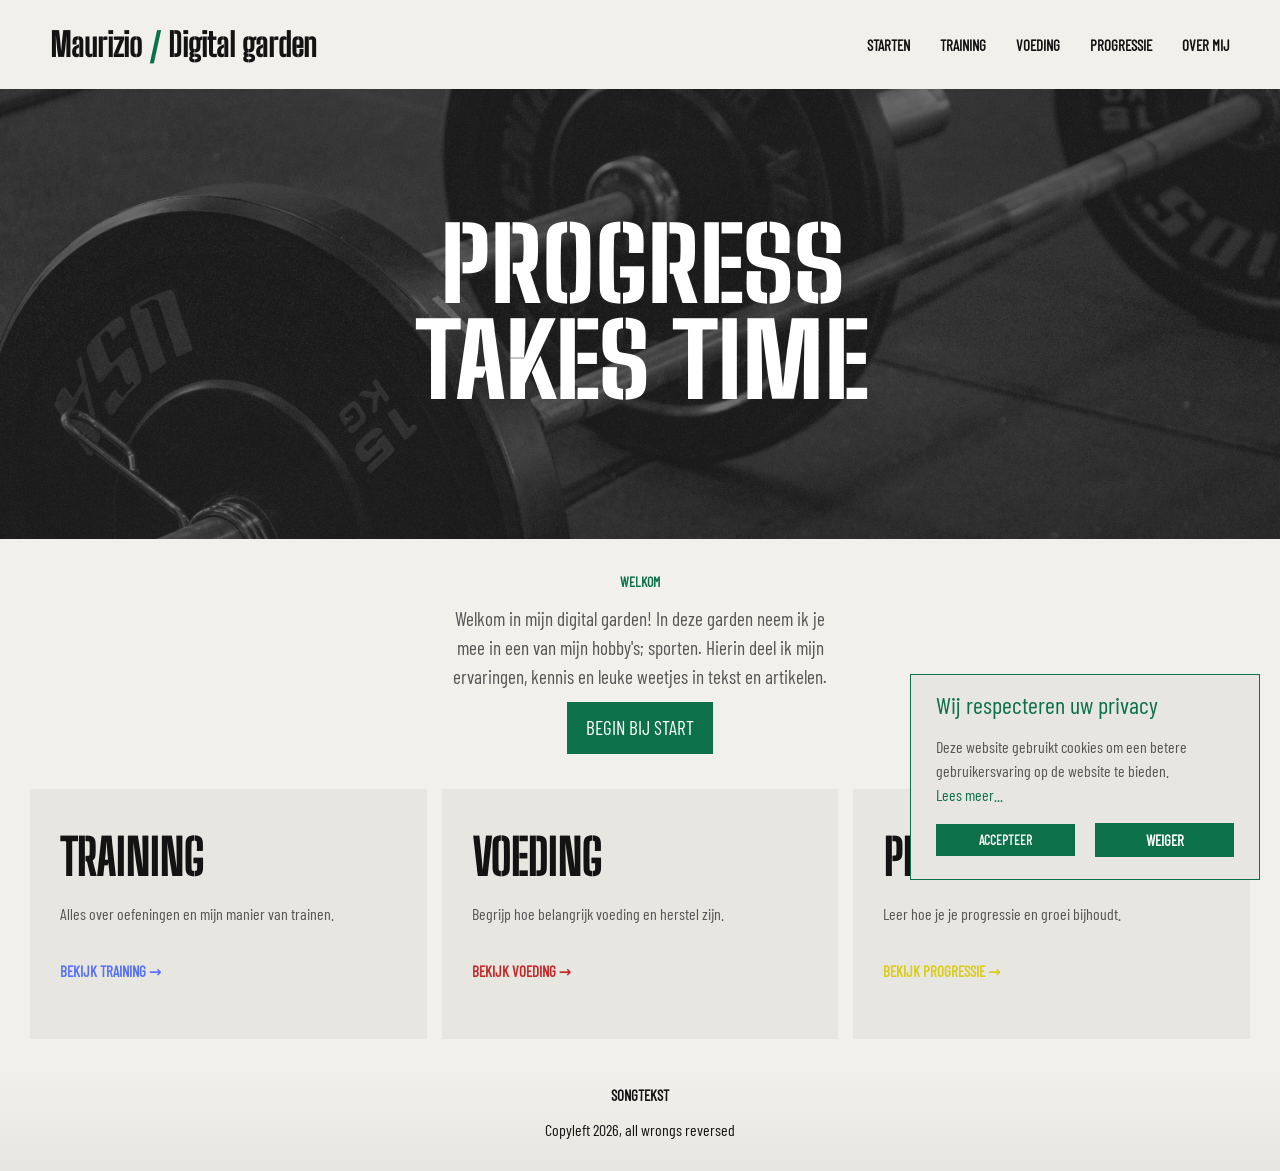
<file: index.html>
<!doctype html>
<html lang="en">

  <head>
    <meta charset="UTF-8" />
    <meta name="viewport" content="width=device-width, initial-scale=1.0" />
    <meta name="author" content="Maurizio" />
    <meta name="color-scheme" content="dark light" />

    <title>Digital garden</title>
    <link rel="stylesheet" href="./assets/style/normal.css" />
  </head>

  <body>

    <main>
      <header>
        <nav>
          <a id="logo" class="logo" href="index.html">Maurizio <span>/</span> Digital garden</a>
          <ul>
            <li><a href="starten.html">STARTEN</a></li>
            <li><a href="training.html">TRAINING</a></li>
            <li><a href="voeding.html">VOEDING</a></li>
            <li><a href="progressie.html">PROGRESSIE</a></li>
            <li><a href="overmij.html">OVER MIJ</a></li>
          </ul>
        </nav>
      </header>

      <input type="checkbox" id="cookie-accept">
      <input type="checkbox" id="cookie-details">

      <div class="wrapper">
        <div class="cookie-intro">
        <header>
          <h2>Wij respecteren uw privacy</h2>
        </header>

        <p>Deze website gebruikt cookies om een betere gebruikersvaring op de website te bieden. 
          <button type="button" class="read-more">Lees meer...</button>
        </p>
      

        <div class="buttons">
          <button type="button" class="button" id="accept-cookies">ACCEPTEER</button>
          <a href="https://www.google.com/" class="button">WEIGER</a>
        </div>
      </div>

      <div class="cookie-details">
        <h2>Cookie instellingen</h2>

        <p>
          Cookies zijn informatie die we kunnen opslaan
          wanneer je een website bezoekt.
        </p>

        <p>
          Sommige zijn noodzakelijk om een website goed te laten werken.
          Andere helpen om voorkeuren te onthouden of inzicht te
          krijgen in hoe een website wordt gebruikt.
        </p>

        <div class="cookie-option">
          <div>
            <h3>Noodzakelijke cookies</h3>
            <p>
              Is noodzakelijk voor de werking van de website.
            </p>
          </div>

          <label class="switch switch-disabled">
            <input type="checkbox" checked disabled><span class="slider"></span>
          </label>
        </div>

        <div class="cookie-option"> 
          <div> 
            <h3>Functionele cookies</h3> 
            <p> 
              Onthoudt je voorkeuren en helpt ervaring te verbeteren. 
            </p> 
          </div>

            <label class="switch">
              <input type="checkbox"><span class="slider"></span>
            </label> 
          </div>
          <div class="cookie-buttons"> 
            <button type="button" class="button button-back" id="back-cookies">TERUG</button>
            <button type="button" class="button button-save" id="save-cookies">OPSLAAN</button>
          </div>
        </div>
      </div>

      <section class="quote">
        <h1>PROGRESS<br>TAKES TIME</h1>
      </section>

      <section class="intro">
        <p class="intro-label">WELKOM</p>
        <p class="intro-text">Welkom in mijn digital garden! In deze garden neem ik je mee in een van mijn hobby's; sporten. Hierin deel ik mijn ervaringen, kennis en leuke weetjes in tekst en artikelen.</p>
        <a href="starten.html" id="start-button">BEGIN BIJ START</a>
      </section>

      <section class="topics">

        <article class="topic">
          <h2>TRAINING</h2>
          <p>Alles over oefeningen en mijn manier van trainen.</p>
          <a id="blue" href="training.html">BEKIJK TRAINING →</a>
        </article>

        <article class="topic">
          <h2>VOEDING</h2>
          <p>Begrijp hoe belangrijk voeding en herstel zijn.</p>
          <a id="red" href="voeding.html">BEKIJK VOEDING →</a>
        </article>

        <article class="topic">
          <h2>PROGRESSIE</h2>
          <p>Leer hoe je je progressie en groei bijhoudt.</p>
          <a id="yellow" href="progressie.html">BEKIJK PROGRESSIE →</a>
        </article>

      </section>

    </main>

    <footer>
      <a href="letithappen.html" target="_blank">SONGTEKST</a>
      <p>Copyleft 2026, all wrongs reversed</p>
    </footer>

    <!-- JavaScript voor werking knoppen pop-up -->
    <script>
      // Selecteerd de elementen
      const readMore = document.querySelector(".read-more");
      // Lees meer knop

      const cookieDetails = document.querySelector("#cookie-details");
      // Checkbox instellingen

      const acceptCookies = document.querySelector("#accept-cookies");
      // Accepteer knop

      const cookieAccept = document.querySelector("#cookie-accept");
      // Checkbox luiten

      const backCookies = document.querySelector("#back-cookies");
      // Terug knop

      const saveCookies = document.querySelector("#save-cookies");
      // Opslaan knop

      // Opent de uitgebreide pop-up
      readMore.addEventListener("click", () => {
        cookieDetails.checked = true;
      });

      // SLuit door te accepteren
      acceptCookies.addEventListener("click", () => {
        cookieAccept.checked = true;
      });

      // Gaat terug
      backCookies.addEventListener("click", () => {
        cookieDetails.checked = false;
      });

      // Slaat op en sluit
        saveCookies.addEventListener("click", () => {
        cookieAccept.checked = true;
      });
    </script>
  </body>
</html>
</file>
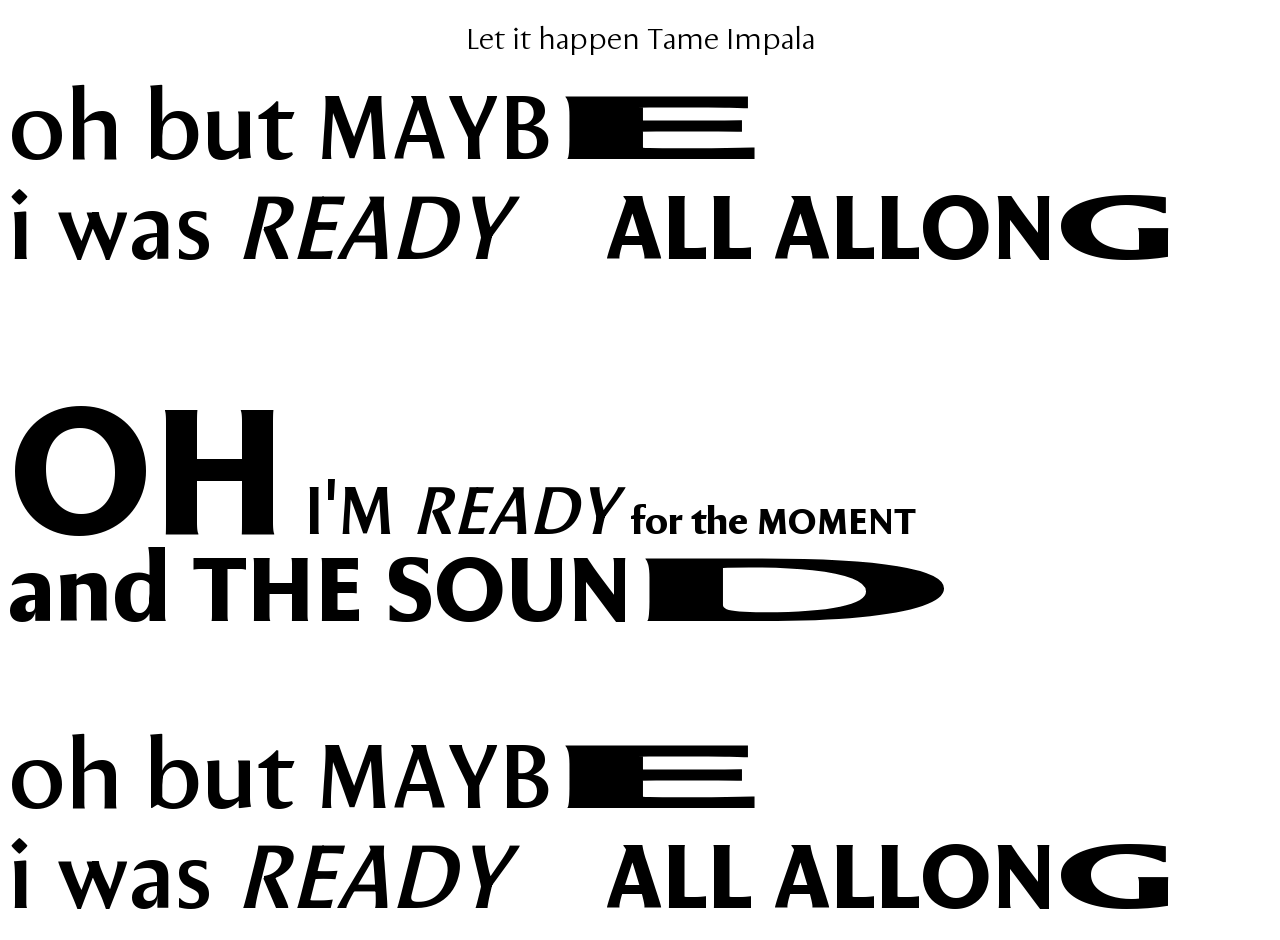
<file: letithappen.html>
<!doctype html>
<html lang="en">

  <head>
    <meta charset="UTF-8" />
    <meta name="viewport" content="width=device-width, initial-scale=1.0" />
    <meta http-equiv="X-UA-Compatible" content="ie=edge" />
    <title>Let it happen</title>
    <link rel="stylesheet" href="./assets/style/letithappen.css" />
    <meta name="copyright" content="Design by …" />
    <meta name="description" content="…" />
    <meta name="keywords" content="…" />
  </head>

  <body>

    <header><h1>Let it happen Tame Impala</h1></header>

    <main>
      <section class="lyrics">
      
      <p class="line line-1">
        <span class="normal">oh but MAYB</span><span class="stretch-e">E</span>
      </p> 
      
      <p class="line line-2">
        <span class="normal">i was <em>READY</em></span><span class="allong">ALL ALLON</span><span class="stretch-g">G</span>
      </p> 

      <p class="line line-4">
        <span class="oh">OH</span>
        <span class="normal">I'M <em>READY</em></span>
        <span class="for-the">for the MOMENT</span>
      </p>
    
      <p class="line line-6"> 
        <span class="sound">and THE SOUN<span class="stretch-e">D</span></span> 
      </p>

      <p class="line line-1">
        <span class="normal">oh but MAYB</span><span class="stretch-e">E</span>
      </p> 
      
      <p class="line line-2">
        <span class="normal">i was <em>READY</em></span><span class="allong">ALL ALLON</span><span class="stretch-g">G</span>
      </p> 
   
      </section>
    </main>

    
  </body>

</html>
</file>
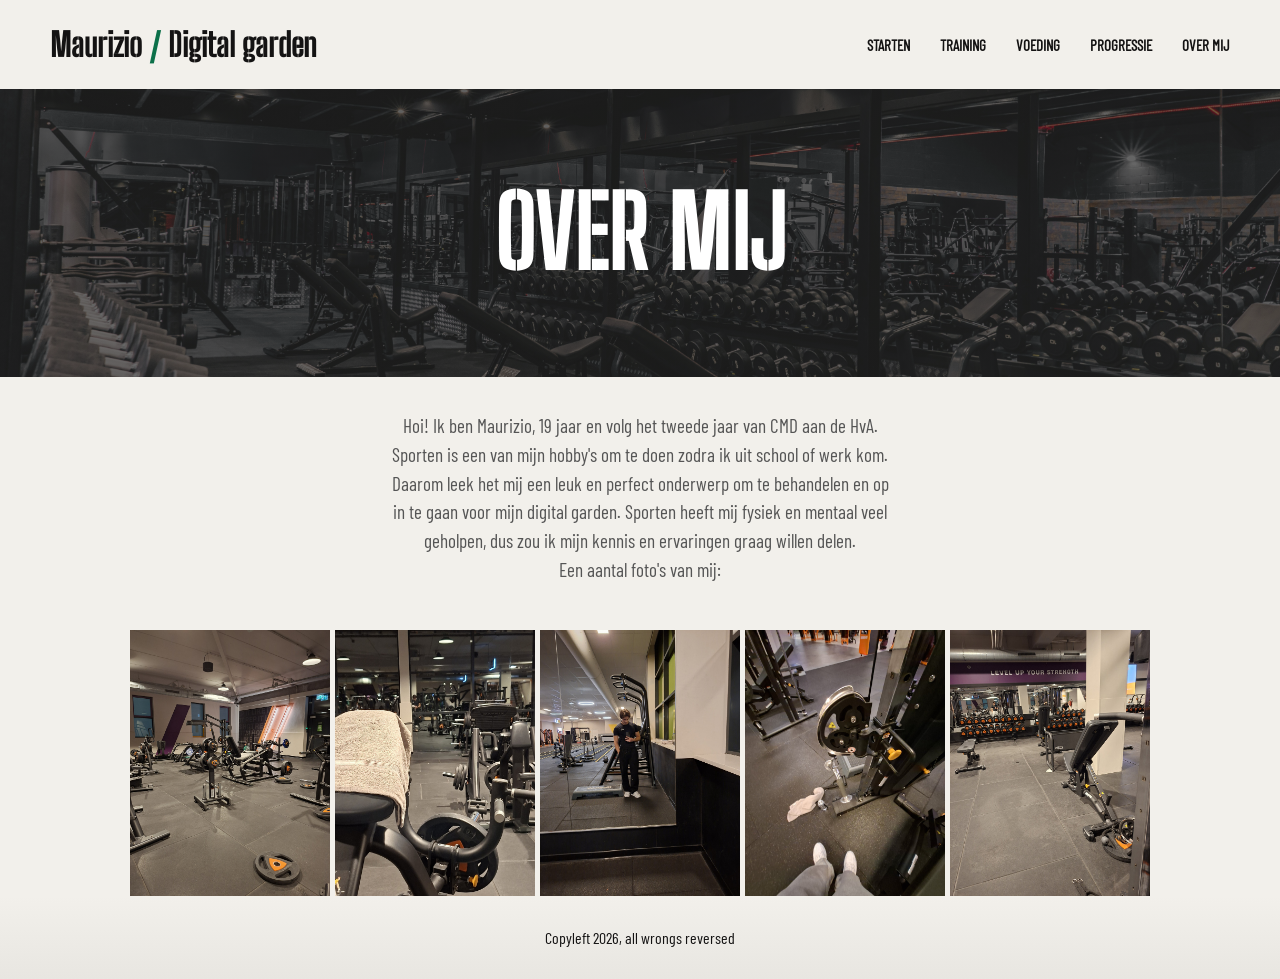
<file: overmij.html>
<!doctype html>
<html lang="en">

  <head>
    <meta charset="UTF-8" />
    <meta name="viewport" content="width=device-width, initial-scale=1.0" />
    <meta name="author" content="Maurizio" />
    <meta name="color-scheme" content="dark light" />

    <title>Digital garden</title>
    <link rel="stylesheet" href="./assets/style/normal.css" />
  </head>

  <body>
    <main>
    <header>
      <nav>
      <a id="logo" href="index.html"><div class="logo">Maurizio <span>/</span> Digital garden</div></a>
        <ul>
          <li><a href="starten.html">STARTEN</a></li>
          <li><a href="training.html">TRAINING</a></li>
          <li><a href="voeding.html">VOEDING</a></li>
          <li><a href="progressie.html">PROGRESSIE</a></li>
          <li><a href="overmij.html">OVER MIJ</a></li>
        </ul>
      </nav>
    </header>

    <section class="overmij-quote">
      <h1>OVER MIJ</h1>
    </section>

    <section class="intro">
      <p class="intro-label"></p>
        <p class="start-text">Hoi! Ik ben Maurizio, 19 jaar en volg het tweede jaar van CMD aan de HvA. Sporten is een van mijn hobby's om te doen zodra ik uit school of werk kom. Daarom leek het mij een leuk en perfect onderwerp om te behandelen en op in te gaan voor mijn digital garden. Sporten heeft mij fysiek en mentaal veel geholpen, dus zou ik mijn kennis en ervaringen graag willen delen. <br> Een aantal foto's van mij:</p>
    </section>

    <section class="photos">
    <img src="img/gym-1.png" alt="Gpparatuur" width="200px">
    <img src="img/gym-2.png" alt="Oefening" width="200px">
    <img src="img/gym-3.png" alt="Spiegelfoto" width="200px">
    <img src="img/gym-4.png" alt="Gewichtskabel" width="200px">
    <img src="img/gym-5.png" alt="Dumbells" width="200px">
    </section>

    <footer>
      <p>Copyleft 2026, all wrongs reversed</p>
    </footer>
    </main>
  </body>
</html>
</file>
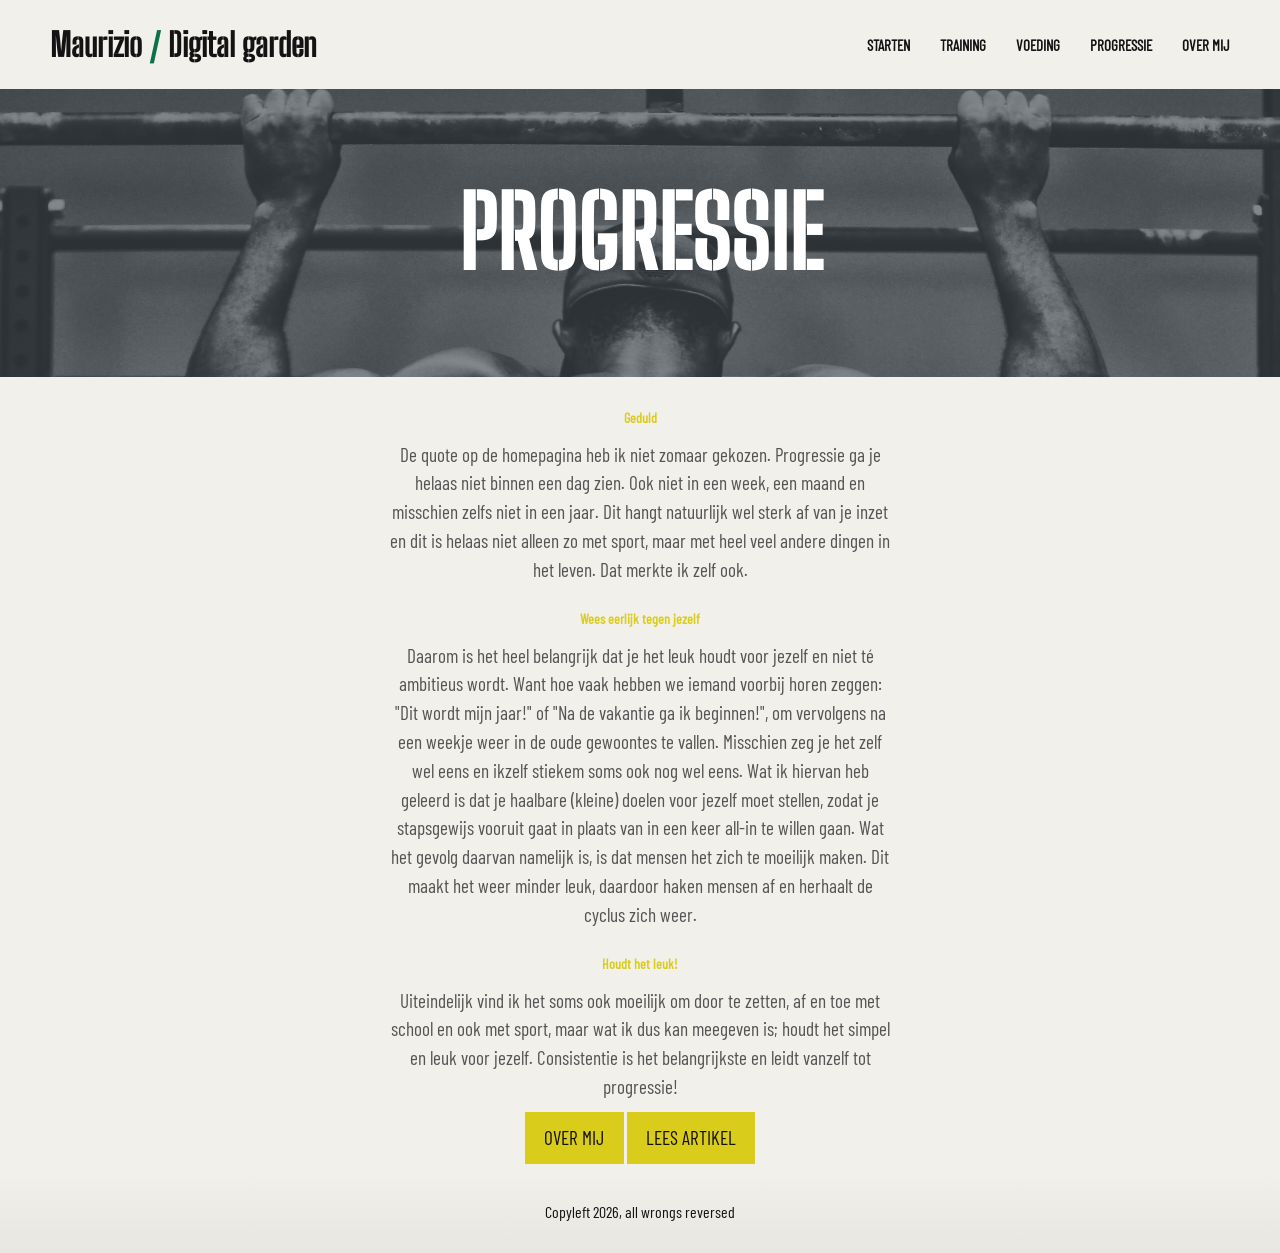
<file: progressie.html>
<!doctype html>
<html lang="en">

  <head>
    <meta charset="UTF-8" />
    <meta name="viewport" content="width=device-width, initial-scale=1.0" />
    <meta name="author" content="Maurizio" />
    <meta name="color-scheme" content="dark light" />

    <title>Digital garden</title>
    <link rel="stylesheet" href="./assets/style/normal.css" />
  </head>

  <body>
    <main>
    <header>
      <nav>
      <a id="logo" href="index.html"><div class="logo">Maurizio <span>/</span> Digital garden</div></a>
        <ul>
          <li><a href="starten.html">STARTEN</a></li>
          <li><a href="training.html">TRAINING</a></li>
          <li><a href="voeding.html">VOEDING</a></li>
          <li><a href="progressie.html">PROGRESSIE</a></li>
          <li><a href="overmij.html">OVER MIJ</a></li>
        </ul>
      </nav>
    </header>

    <section class="progressie-quote">
      <h1>PROGRESSIE</h1>
    </section>

    <section class="intro">
      <h2 id="yellow" class="intro-label">Geduld</h2>
        <p class="start-text">De quote op de homepagina heb ik niet zomaar gekozen. Progressie ga je helaas niet binnen een dag zien. Ook niet in een week, een maand en misschien zelfs niet in een jaar. Dit hangt natuurlijk wel sterk af van je inzet en dit is helaas niet alleen zo met sport, maar met heel veel andere dingen in het leven. Dat merkte ik zelf ook.

        </p>

        <h2 id="yellow" class="intro-label">Wees eerlijk tegen jezelf</h2>
            <p class="start-text">
                Daarom is het heel belangrijk dat je het leuk houdt voor jezelf en niet té ambitieus wordt. Want hoe vaak hebben we iemand voorbij horen zeggen: "Dit wordt mijn jaar!" of "Na de vakantie ga ik beginnen!", om vervolgens na een weekje weer in de oude gewoontes te vallen. Misschien zeg je het zelf wel eens en ikzelf stiekem soms ook nog wel eens. Wat ik hiervan heb geleerd is dat je haalbare (kleine) doelen voor jezelf moet stellen, zodat je stapsgewijs vooruit gaat in plaats van in een keer all-in te willen gaan. Wat het gevolg daarvan namelijk is, is dat mensen het zich te moeilijk maken. Dit maakt het weer minder leuk, daardoor haken mensen af en herhaalt de cyclus zich weer.
            </p>

        <h2 id="yellow" class="intro-label">Houdt het leuk!</h2>
            <p class="start-text">
                Uiteindelijk vind ik het soms ook moeilijk om door te zetten, af en toe met school en ook met sport, maar wat ik dus kan meegeven is; houdt het simpel en leuk voor jezelf. Consistentie is het belangrijkste en leidt vanzelf tot progressie!
            </p>

        <a href="overmij.html" id="button-progressie">OVER MIJ</a>
      <a href="https://willemsen-sport.nl/blog/feitjes-die-je-niet-wist-over-sportscholen/" target="_blank" id="button-progressie">LEES ARTIKEL</a>
    </section>

    

    



    
      
    </main>

    <footer>
      <p>Copyleft 2026, all wrongs reversed</p>
    </footer>
  </body>
</html>
</file>
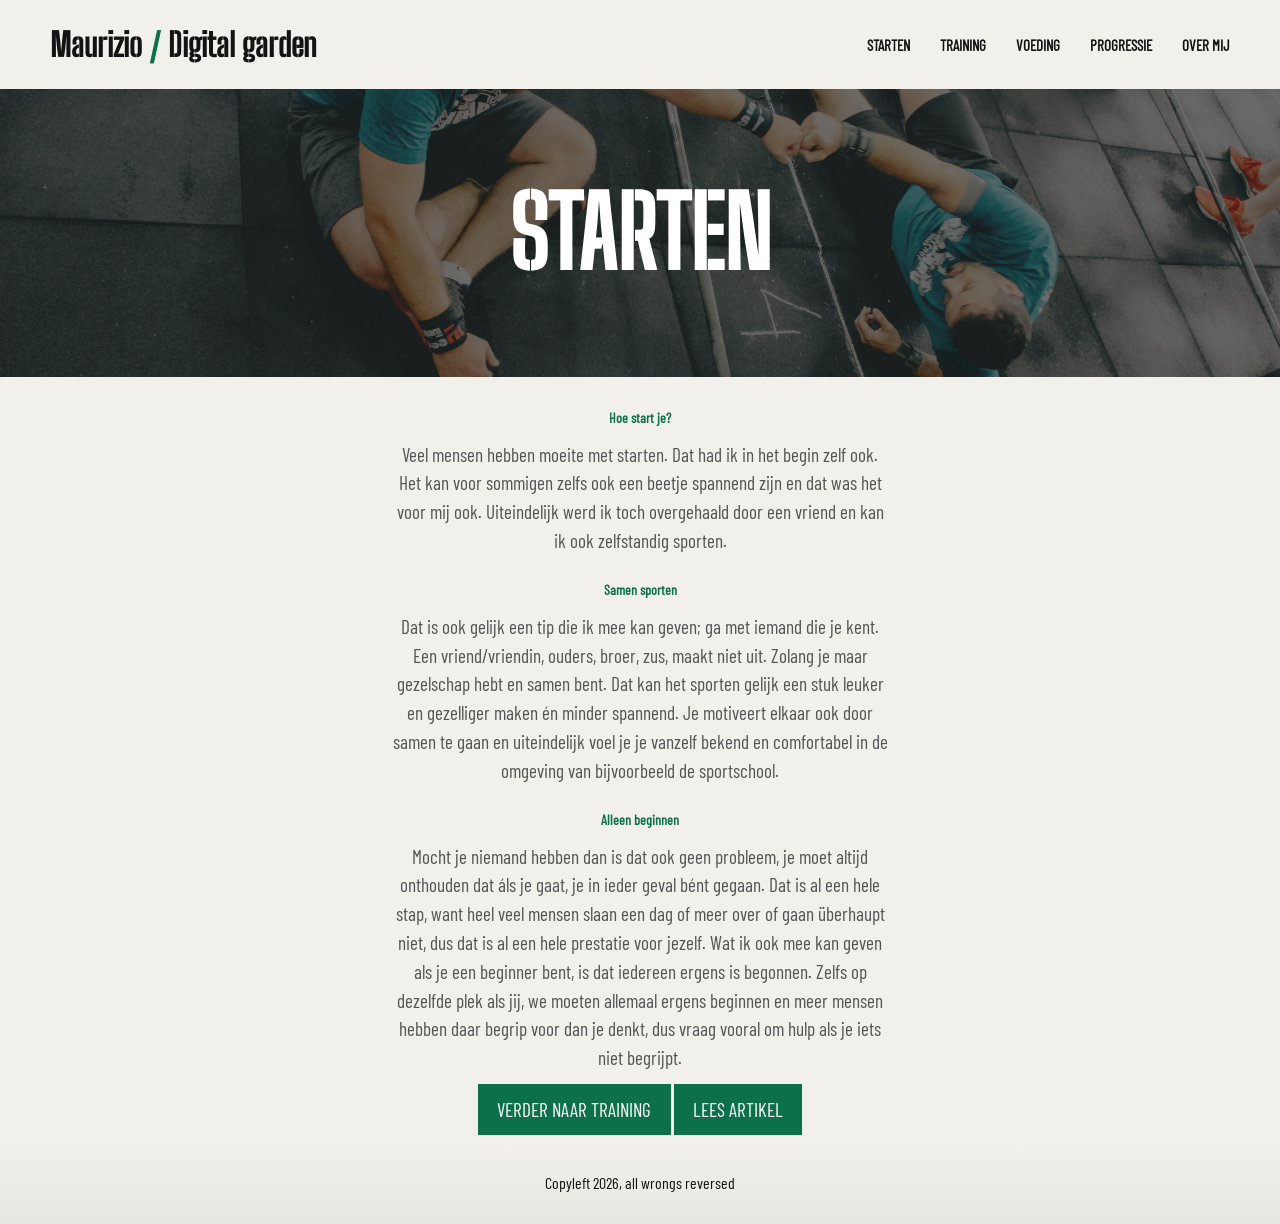
<file: starten.html>
<!doctype html>
<html lang="en">

  <head>
    <meta charset="UTF-8" />
    <meta name="viewport" content="width=device-width, initial-scale=1.0" />
    <meta name="author" content="Maurizio" />
    <meta name="color-scheme" content="dark light" />

    <title>Digital garden</title>
    <link rel="stylesheet" href="./assets/style/normal.css" />
  </head>

  <body>
  <main>
    <header>
      <nav>
      <a id="logo" href="index.html"><div class="logo">Maurizio <span>/</span> Digital garden</div></a>
        <ul>
          <li><a href="starten.html">STARTEN</a></li>
          <li><a href="training.html">TRAINING</a></li>
          <li><a href="voeding.html">VOEDING</a></li>
          <li><a href="progressie.html">PROGRESSIE</a></li>
          <li><a href="overmij.html">OVER MIJ</a></li>
        </ul>
      </nav>
    </header>

    <section class="start-quote">
      <h1>STARTEN</h1>
    </section>

    <section class="intro">
      <h2 class="intro-label">Hoe start je?</h2>
        <p class="start-text">
            Veel mensen hebben moeite met starten. Dat had ik in het begin zelf ook.
            Het kan voor sommigen zelfs ook een beetje spannend zijn en dat was het voor mij ook. 
            Uiteindelijk werd ik toch overgehaald door een vriend en kan ik ook zelfstandig sporten. 
        </p>

      <h2 class="intro-label">Samen sporten</h2>
        <p class="start-text">
            Dat is ook gelijk een tip die ik mee kan geven; ga met iemand die je kent. 
            Een vriend/vriendin, ouders, broer, zus, maakt niet uit. Zolang je maar gezelschap hebt en samen bent. 
            Dat kan het sporten gelijk een stuk leuker en gezelliger maken én minder spannend. 
            Je motiveert elkaar ook door samen te gaan en uiteindelijk voel je je vanzelf bekend en comfortabel in de omgeving van bijvoorbeeld de sportschool.
        </p>

      <h2 class="intro-label">Alleen beginnen</h2>
        <p class="start-text">
            Mocht je niemand hebben dan is dat ook geen probleem, je moet altijd onthouden dat áls je gaat, je in ieder geval bént gegaan. 
            Dat is al een hele stap, want heel veel mensen slaan een dag of meer over of gaan überhaupt niet, dus dat is al een hele prestatie voor jezelf.
            Wat ik ook mee kan geven als je een beginner bent, is dat iedereen ergens is begonnen. Zelfs op dezelfde plek als jij, 
            we moeten allemaal ergens beginnen en meer mensen hebben daar begrip voor dan je denkt, dus vraag vooral om hulp als je iets niet begrijpt.
        </p>

      <a href="training.html" id="start-button">VERDER NAAR TRAINING</a>
      <a href="https://www.bodybusinesshouten.nl/7-redenen-om-naar-de-sportschool-te-gaan" target="_blank" id="start-button">LEES ARTIKEL</a>
    </section>

    



   
      
    </main>

    <footer>
      <p>Copyleft 2026, all wrongs reversed</p>
    </footer>
  </body>
</html>
</file>
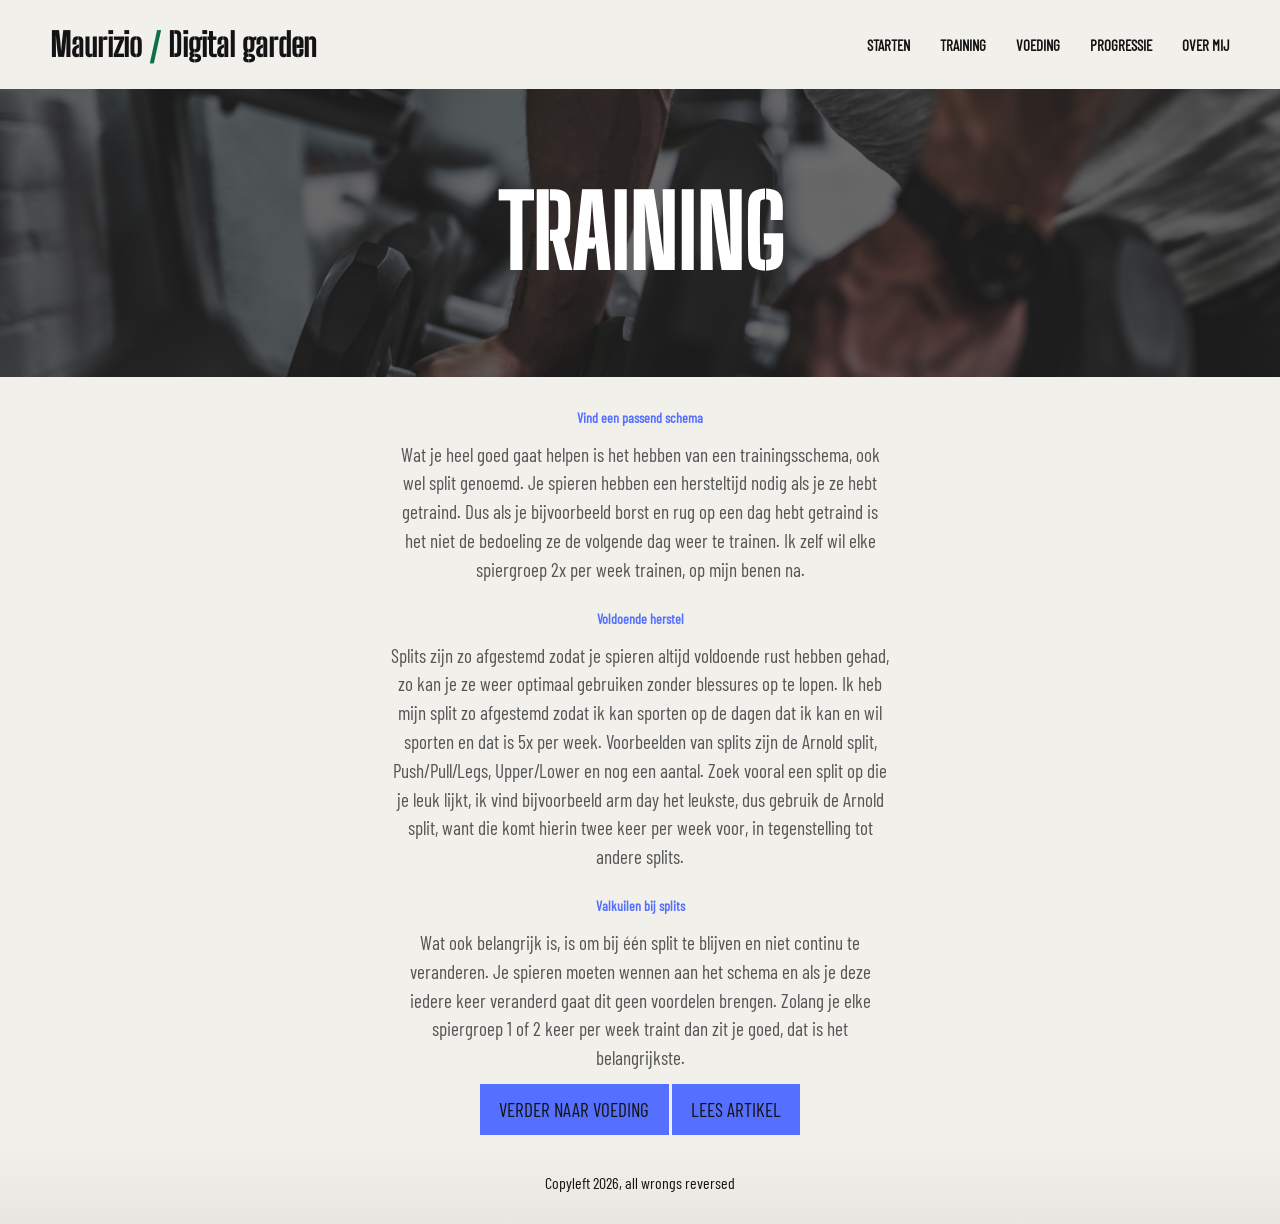
<file: training.html>
<!doctype html>
<html lang="en">

  <head>
    <meta charset="UTF-8" />
    <meta name="viewport" content="width=device-width, initial-scale=1.0" />
    <meta name="author" content="Maurizio" />
    <meta name="color-scheme" content="dark light" />

    <title>Digital garden</title>
    <link rel="stylesheet" href="./assets/style/normal.css" />
  </head>

  <body>
    <main>
    <header>
      <nav>
      <a id="logo" href="index.html"><div class="logo">Maurizio <span>/</span> Digital garden</div></a>
        <ul>
          <li><a href="starten.html">STARTEN</a></li>
          <li><a href="training.html">TRAINING</a></li>
          <li><a href="voeding.html">VOEDING</a></li>
          <li><a href="progressie.html">PROGRESSIE</a></li>
          <li><a href="overmij.html">OVER MIJ</a></li>
        </ul>
      </nav>
    </header>

    <section class="training-quote">
      <h1>TRAINING</h1>
    </section>

    <section class="intro">
      <h2 id="blue" class="intro-label">Vind een passend schema</h2>
        <p class="start-text">Wat je heel goed gaat helpen is het hebben van een trainingsschema, ook wel split genoemd. Je spieren hebben een hersteltijd nodig als je ze hebt getraind. Dus als je bijvoorbeeld borst en rug op een dag hebt getraind is het niet de bedoeling ze de volgende dag weer te trainen. Ik zelf wil elke spiergroep 2x per week trainen, op mijn benen na.
        </p>

        <h2 id="blue" class="intro-label">Voldoende herstel</h2>
            <p class="start-text">
                Splits zijn zo afgestemd zodat je spieren altijd voldoende rust hebben gehad, zo kan je ze weer optimaal gebruiken zonder blessures op te lopen. Ik heb mijn split zo afgestemd zodat ik kan sporten op de dagen dat ik kan en wil sporten en dat is 5x per week. Voorbeelden van splits zijn de Arnold split, Push/Pull/Legs, Upper/Lower en nog een aantal. Zoek vooral een split op die je leuk lijkt, ik vind bijvoorbeeld arm day het leukste, dus gebruik de Arnold split, want die komt hierin twee keer per week voor, in tegenstelling tot andere splits. 
            </p>

        <h2 id="blue" class="intro-label">Valkuilen bij splits</h2>
            <p class="start-text">
                Wat ook belangrijk is, is om bij één split te blijven en niet continu te veranderen. Je spieren moeten wennen aan het schema en als je deze iedere keer veranderd gaat dit geen voordelen brengen. Zolang je elke spiergroep 1 of 2 keer per week traint dan zit je goed, dat is het belangrijkste.
            </p>
      <a href="voeding.html" id="button-training">VERDER NAAR VOEDING</a>
      <a href="https://www.mayoclinic.org/healthy-lifestyle/fitness/in-depth/strength-training/art-20046670" target="_blank" id="button-training">LEES ARTIKEL</a>
    </section>

    



    
      
    </main>

    <footer>
      <p>Copyleft 2026, all wrongs reversed</p>
    </footer>
  </body>
</html>
</file>
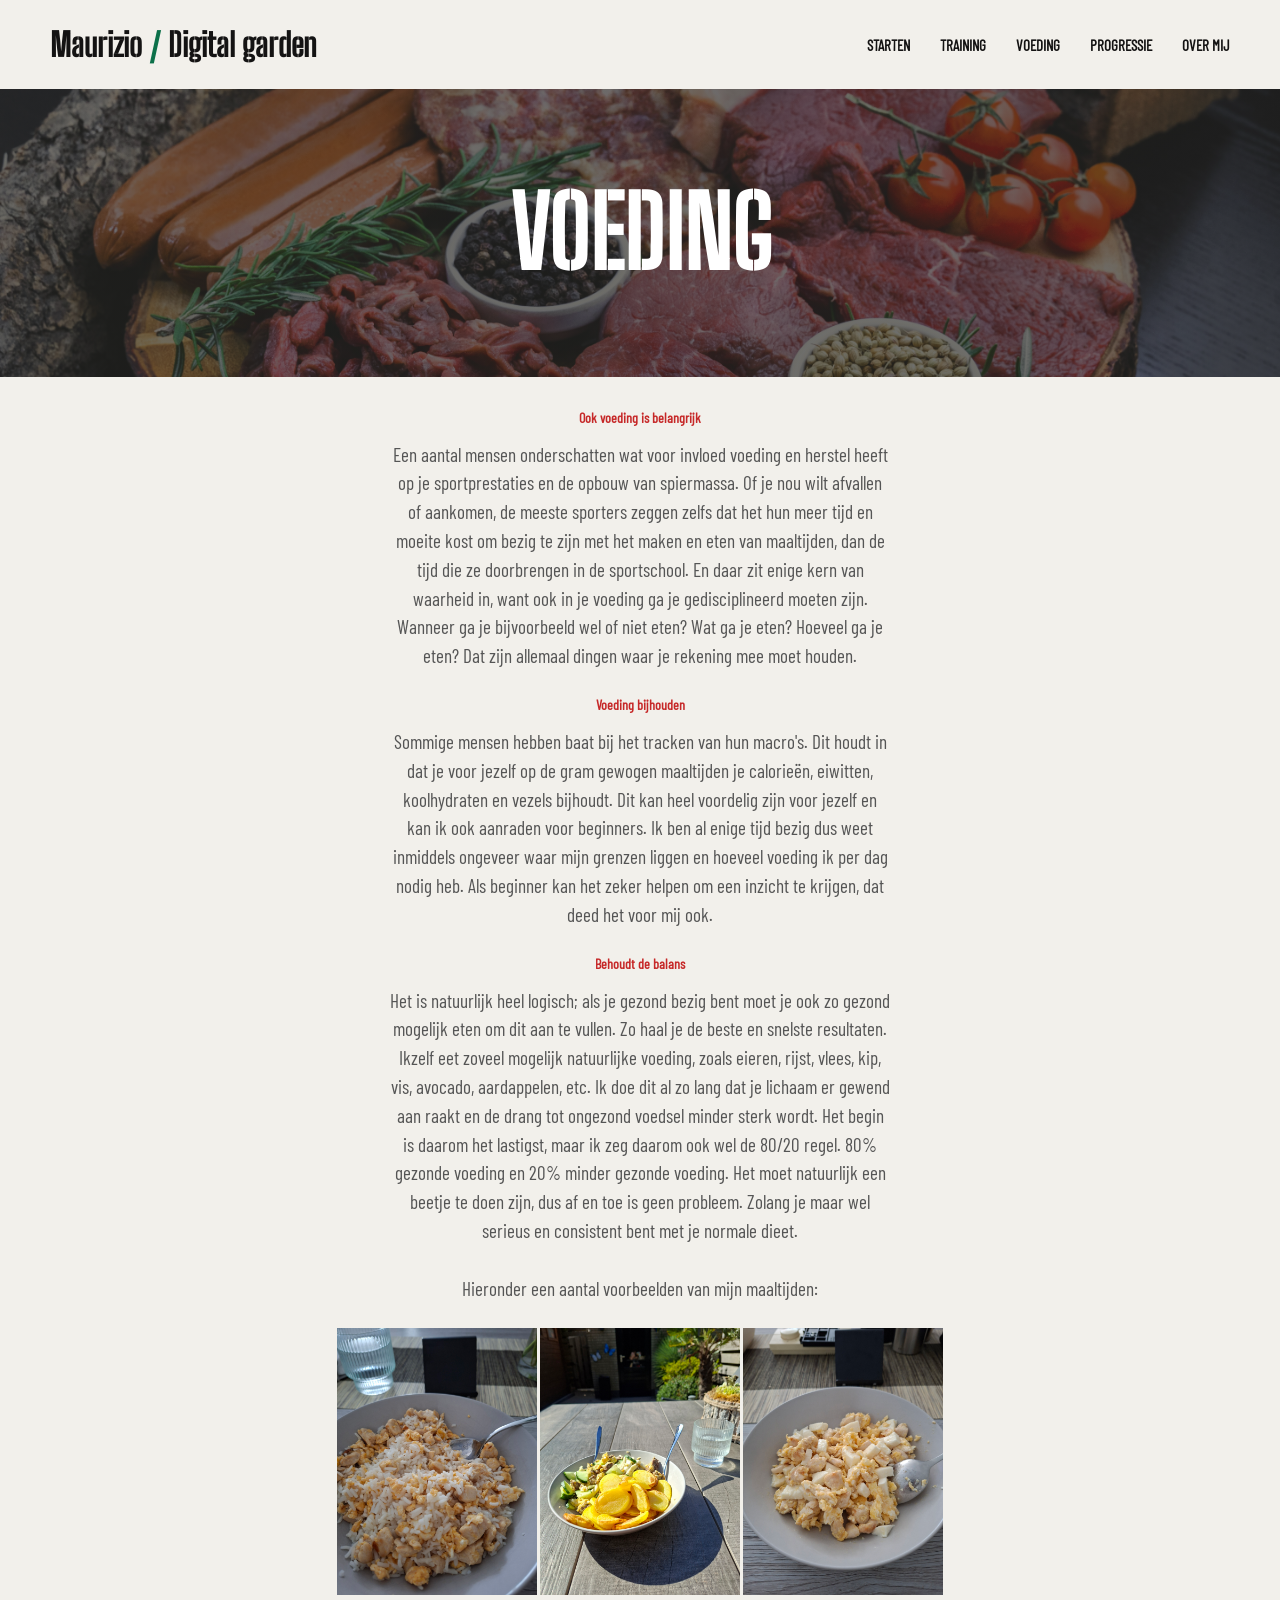
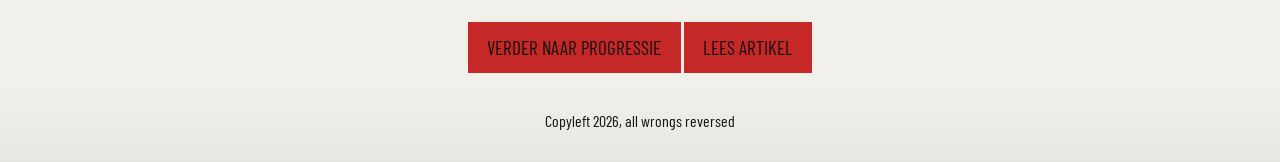
<file: voeding.html>
<!doctype html>
<html lang="en">

  <head>
    <meta charset="UTF-8" />
    <meta name="viewport" content="width=device-width, initial-scale=1.0" />
    <meta name="author" content="Maurizio" />
    <meta name="color-scheme" content="dark light" />

    <title>Digital garden</title>
    <link rel="stylesheet" href="./assets/style/normal.css" />
  </head>

  <body>
    <main>
    <header>
      <nav>
      <a id="logo" href="index.html"><div class="logo">Maurizio <span>/</span> Digital garden</div></a>
        <ul>
          <li><a href="starten.html">STARTEN</a></li>
          <li><a href="training.html">TRAINING</a></li>
          <li><a href="voeding.html">VOEDING</a></li>
          <li><a href="progressie.html">PROGRESSIE</a></li>
          <li><a href="overmij.html">OVER MIJ</a></li>
        </ul>
      </nav>
    </header>

    <section class="voeding-quote">
      <h1>VOEDING</h1>
    </section>

    <section class="intro">
      <h2 id="red" class="intro-label">Ook voeding is belangrijk</h2>
        <p class="start-text">Een aantal mensen onderschatten wat voor invloed voeding en herstel heeft op je sportprestaties en de opbouw van spiermassa. Of je nou wilt afvallen of aankomen, de meeste sporters zeggen zelfs dat het hun meer tijd en moeite kost om bezig te zijn met het maken en eten van maaltijden, dan de tijd die ze doorbrengen in de sportschool. En daar zit enige kern van waarheid in, want ook in je voeding ga je gedisciplineerd moeten zijn. Wanneer ga je bijvoorbeeld wel of niet eten? Wat ga je eten? Hoeveel ga je eten? Dat zijn allemaal dingen waar je rekening mee moet houden.
        </p>

        <h2 id="red" class="intro-label">Voeding bijhouden</h2>
            <p class="start-text">
                Sommige mensen hebben baat bij het tracken van hun macro's. Dit houdt in dat je voor jezelf op de gram gewogen maaltijden je calorieën, eiwitten, koolhydraten en vezels bijhoudt. Dit kan heel voordelig zijn voor jezelf en kan ik ook aanraden voor beginners. Ik ben al enige tijd bezig dus weet inmiddels ongeveer waar mijn grenzen liggen en hoeveel voeding ik per dag nodig heb. Als beginner kan het zeker helpen om een inzicht te krijgen, dat deed het voor mij ook.
            </p>

        <h2 id="red" class="intro-label">Behoudt de balans</h2>
            <p class="start-text">
                Het is natuurlijk heel logisch; als je gezond bezig bent moet je ook zo gezond mogelijk eten om dit aan te vullen. Zo haal je de beste en snelste resultaten. Ikzelf eet zoveel mogelijk natuurlijke voeding, zoals eieren, rijst, vlees, kip, vis, avocado, aardappelen, etc. Ik doe dit al zo lang dat je lichaam er gewend aan raakt en de drang tot ongezond voedsel minder sterk wordt. Het begin is daarom het lastigst, maar ik zeg daarom ook wel de 80/20 regel. 80% gezonde voeding en 20% minder gezonde voeding. Het moet natuurlijk een beetje te doen zijn, dus af en toe is geen probleem. Zolang je maar wel serieus en consistent bent met je normale dieet.
                <br><br>
                Hieronder een aantal voorbeelden van mijn maaltijden:
            </p>

            <section class="meal-photos">

                <img src="img/food1.jpg" alt="rijst met kip maaltijd" width="200px">
                <img src="img/food2.jpg" alt="aardappelen met gehakt, ei, mozzarella en komkommer maaltijd" width="200px">
                <img src="img/food3.jpg" alt="ei met kip en mozzarella maaltijd" width="200px">

            </section>

            <br><br>

      <a href="progressie.html" id="button-voeding">VERDER NAAR PROGRESSIE</a>
      <a href="https://www.sportcity.nl/blog/wat-sporten-met-je-lichaam-en-geest-doet" target="_blank" id="button-voeding">LEES ARTIKEL</a>
    </section>

    



    
      
    </main>

    <footer>
      <p>Copyleft 2026, all wrongs reversed</p>
    </footer>
  </body>
</html>
</file>
<file: assets/style/normal.css>
@font-face {
  font-family: "Barlow";
  src: url(../type/BarlowCondensed-Regular.ttf);
  font-weight: 400;
  font-style: normal;
}

@font-face {
  font-family: "BigShouldersStencil";
  src: url(../type/BigShouldersStencil-Regular.ttf);
  font-weight: 400;
  font-style: normal;
}

:root {
  color-scheme: light dark;

  --broken-black: #212121;
  --white: #ffffff;
  --silver-mist: #D9D9D6;
  --green: #0c7049;
  --blue: #5570ff;
  --red: #c62828;
  --yellow: #d9cc1a;
  --deep-black: #141313;

  --background-color: light-dark(#f2f0eb, var(--deep-black));
  --text-color: light-dark(var(--deep-black), var(--white));
  --text-muted-color: light-dark(#555555, var(--silver-mist));
  --surface-color: light-dark(#e8e6e1, var(--broken-black));

  --accent-color: var(--green);
  --accent-color2: var(--blue);
  --accent-color3: var(--red);
  --accent-color4: var(--yellow);
  
  --text-invers-color: var(--deep-black); 
}

body {
  margin: 0;
  font-family: "Barlow", system-ui;
  background-color: var(--background-color);
  color: var(--text-color);
}

:focus-visible {
  outline: 3px solid var(--yellow);
  outline-offset: 3px;
}

/* Cookie pop-up */
.wrapper {
  position: fixed;
  bottom: 20px;
  right: 20px;
  max-width: 350px;
  width: calc(100% - 40px);
  box-sizing: border-box;
  background: var(--surface-color);
  color: var(--text-color);
  border: 1px solid var(--accent-color);
  padding: 15px 25px 22px;
  z-index: 1000;
  animation: popup-omhoog 1s ease-out;
}

@keyframes popup-omhoog { 
  from { 
    opacity: 0; 
    transform: translateY(80px); 
  } 

  to { 
    opacity: 1; 
    transform: translateY(0); 
  } 
}

.wrapper header {
  display: flex;
  align-items: center;
  column-gap: 15px;
  padding: 0;
}

.wrapper h2 {
  color: var(--accent-color);
  font-weight: 500;
  margin: 0;
}

.wrapper p {
  color: var(--text-muted-color);
  font-size: 16px;
  line-height: 1.5;
}

.wrapper p a {
  color: var(--accent-color);
  text-decoration: none;
}

.wrapper p a:hover {
  text-decoration: underline;
}

.read-more {
  color: var(--green);
  cursor: pointer;
  font: inherit;
  background: none;
  border: none;
  padding: 0;
}

.read-more:hover {
  text-decoration: underline;
  color: #16865b;
}

.wrapper .buttons {
  margin-top: 16px;
  width: 100%;
  display: flex;
  align-items: center;
  justify-content: space-between;
}

.buttons .button {
  font-family: "Barlow";
  font-weight: bold;
  display: flex;
  align-items: center;
  justify-content: center;
  border: none;
  color: var(--white);
  width: calc(100% / 2 - 10px);
  padding: 8px 0;
  cursor: pointer;
  background: var(--green);
}

.buttons .button:hover {
  text-decoration: underline;
  background-color: #16865b;
}


#cookie-accept, #cookie-details {
  display: none;
}

#cookie-accept:checked ~ .wrapper {
  display: none;
}

.cookie-details {
  display: none;
}

#cookie-details:checked ~ .wrapper .cookie-details {
  display: block;
}

#cookie-details:checked ~ .wrapper {
  max-width: 550px;
  width: calc(100% - 40px);
  min-height: 475px;
  top: 50%;
  left: 50%;
  transform: translate(-50%, -50%);
  box-sizing: border-box;
}

#cookie-details:checked ~ .wrapper .cookie-intro {
  display: none;
}

.cookie-option {
display: flex;
align-items: center;
justify-content: space-between;
gap: 20px;
margin-top: 20px;
}

.switch {
  position: relative;
  display: inline-block;
  width: 45px;
  height: 24px;
  flex-shrink: 0;
}

.switch input {
  opacity: 0;
  width: 0;
  height: 0;
}

.switch input:focus-visible + .slider {
  outline: 3px solid var(--yellow);
  outline-offset: 3px;
}

.slider {
  position: absolute;
  cursor: pointer;
  inset: 0;
  background-color: #888;
  transition: 0.3s;
  border-radius: 24px;
}

.switch-disabled .slider {
  cursor: default;
}

.slider::before {
  content: "";
  position: absolute;
  height: 18px;
  width: 18px;
  left: 3px;
  bottom: 3px;
  background-color: white;
  transition: 0.3s;
  border-radius: 50%;
}

.switch input:checked + .slider {
  background-color: var(--green);
}

.switch-disabled input:checked + .slider {
  background-color: #6b9b86;
}

.switch input:checked + .slider::before {
  transform: translateX(21px);
}

.cookie-buttons {
  display: flex;
  align-items: center;
  justify-content: space-between;
  margin-top: 30px;
}

.cookie-buttons .button {
  font-family: "Barlow", system-ui;
  font-size: 16px;
  font-weight: bold;
  cursor: pointer;
}

.button-back {
  color: var(--green);
  text-decoration: none;
  background: none;
  border: none;
  padding: 0;
  font-family: "Barlow", system-ui;
  font-size: 16px;
  font-weight: bold;
  cursor: pointer;
}

.button-back:hover {
  text-decoration: underline;
  color: #16865b;
}

.button-save {
  padding: 10px 18px;
  background-color: var(--green);
  color: var(--white);
  border: none;
}

.button-save:hover {
  text-decoration: underline;
  background-color: #16865b;
}

/* Navbar */
header {
  padding: 25px 50px;
}

nav {
  display: flex;
  align-items: center;
  justify-content: space-between;
  gap: 30px;
}

.logo {
  font-family: "BigShouldersStencil";
  font-size: 32px;
  color: var(--text-color);
  font-weight: bold;
  white-space: nowrap;
}

nav ul {
  display: flex;
  flex-wrap: wrap;
  justify-content: flex-end;
  gap: 20px 30px;
  list-style: none;
  margin: 0;
  padding: 0;
}

a {
  color: var(--text-color);
  text-decoration: none;
  font-size: 15px;
  font-weight: bold;
}

a:hover {
  color: var(--accent-color);
  text-decoration: underline;
  transition: 0.3s;
}

nav a.active {
  color: var(--accent-color);
}

/* main */
.quote {
  min-height: 50vh;
  display: flex;
  align-items: center;
  justify-content: center;
  text-align: center;
  background-size: cover;
  background-position: center;
  background-image: linear-gradient( rgba(33, 33, 33, 0.65), rgba(33, 33, 33, 0.65)), url("../../img/gym.jpg");
}

.quote h1,
.start-quote h1,
.training-quote h1,
.voeding-quote h1,
.progressie-quote h1,
.overmij-quote h1 {
  font-family: "BigShouldersStencil";
  font-size: clamp(4em, 8vw, 6em);
  line-height: 1;
  margin: 1em;
  color: var(--white);
}

.quote h1 {
    transform: scaleX(1.3);
}

.logo span, .quote span {
  color: var(--accent-color);
}

#logo {
  color: var(--text-color);
  text-decoration: none;
}

#logo:hover {
  color: var(--text-color);
  text-decoration: none;
}

.intro {
  padding: 20px 24px;
  max-width: 800px;
  margin: 0 auto;
  text-align: center;
  box-sizing: border-box;
}

.intro-label {
  color: var(--accent-color);
  font-size: 14px;
  font-weight: bold;
  margin-bottom: 15px;
}

.intro-text {
  color: var(--text-muted-color);
  font-size: clamp(1em, 2.5vw, 1.2em);
  line-height: 1.5;
  max-width: 400px;
  margin: 0 auto 25px;
}

#start-button {
  font-family: "Barlow";
  font-size: 1.2em;
  font-weight: 500;
  background-color: var(--accent-color);
  color: var(--white);
  padding: 0.75em 1em;
  border: none;
  cursor: pointer;
  transition: 0.2s;
}

#start-button:hover {
  background-color: var(--accent-color);
  color: var(--white);
  background-color: #16865b;
}

.topics {
  display: grid;
  grid-template-columns: repeat(auto-fit, minmax(min(100%, 250px), 1fr));
  gap: 15px;
  padding: 30px;
  box-sizing: border-box;
}

.topic {
  color: var(--text-color);
  padding: 30px;
  min-height: 250px;
  background-color: var(--surface-color);
  box-sizing: border-box;
}

.topic h2 {
  font-family: "BigShouldersStencil";
  font-size: clamp(2em, 4vw, 3em);
  margin: 10px 0;
}

.topic p {
  color: var(--text-muted-color);
  line-height: 1.5;
}

.topic a {
  display: inline-block;
  margin-top: 20px;
  color: var(--accent-color);
  font-weight: bold;
}

.start-quote {
  min-height: 30vh;
  display: flex;
  align-items: center;
  justify-content: center;
  text-align: center;
  background-size: cover;
  background-position: center;
  background-image: linear-gradient( rgba(33, 33, 33, 0.65), rgba(33, 33, 33, 0.65)), url("../../img/gym2.jpg");
}

.start-text {
  color: var(--text-muted-color);
  font-size: 1.2rem;
  line-height: 1.5;
  max-width: 500px;
  margin: 0 auto 25px;
}

.training-quote {
  min-height: 30vh;
  display: flex;
  align-items: center;
  justify-content: center;
  text-align: center;
  background-size: cover;
  background-position: center;
  background-image: linear-gradient( rgba(33, 33, 33, 0.65), rgba(33, 33, 33, 0.65)), url("../../img/gym3.jpg");
}

.voeding-quote {
  min-height: 30vh;
  display: flex;
  align-items: center;
  justify-content: center;
  text-align: center;
  background-size: cover;
  background-position: center;
  background-image: linear-gradient( rgba(33, 33, 33, 0.65), rgba(33, 33, 33, 0.65)), url("../../img/gym4.jpg");
}

.progressie-quote {
  min-height: 30vh;
  display: flex;
  align-items: center;
  justify-content: center;
  text-align: center;
  background-size: cover;
  background-position: center;
  background-image: linear-gradient( rgba(64, 73, 78, 0.65), rgba(64, 73, 78, 0.65)), url("../../img/gym5.jpg");
  background-position: center 1%;
}

.overmij-quote {
  min-height: 30vh;
  display: flex;
  align-items: center;
  justify-content: center;
  text-align: center;
  background-size: cover;
  background-position: center;
  background-image: linear-gradient( rgba(33, 33, 33, 0.65), rgba(33, 33, 33, 0.65)), url("../../img/gym6.jpg");
}

main {
  grid-template-columns: repeat(auto-fit, minmax(15em, 1fr));
}

img {
  max-width: 100%;
  height: auto;
}

.photos {
    display: flex;
    flex-wrap: wrap;
    justify-content: center;
    gap: 5px;
}

.photos img {
    width: 200px;
    max-width: 100%;
    height: auto;
    object-fit: cover;
}

footer {
  background: linear-gradient(
    180deg,
    var(--background-color),
    var(--surface-color)
  );
  text-align: center;
  padding: 1em;
}

#blue {
  color: var(--accent-color2);
}

#button-training {
  font-family: "Barlow";
  font-size: 1.2em;
  font-weight: 500;
  background-color: var(--accent-color2);
  color: var(--black);
  padding: 0.75em 1em;
  border: none;
  cursor: pointer;
  transition: 0.2s;
}

#button-training:hover {
  background-color: #7187ff;
  color: var(--white);
}

#red {
  color: var(--accent-color3);
}

#button-voeding {
  font-family: "Barlow";
  font-size: 1.2em;
  font-weight: 500;
  background-color: var(--accent-color3);
  color: var(--black);
  padding: 0.75em 1em;
  border: none;
  cursor: pointer;
  transition: 0.2s;
}

#button-voeding:hover { 
  background-color: #d94a4a; 
  color: var(--white); 
}

#yellow {
  color: var(--accent-color4);
}

#button-progressie {
  font-family: "Barlow";
  font-size: 1.2em;
  font-weight: 500;
  background-color: var(--accent-color4);
  color: var(--deep-black);
  padding: 0.75em 1em;
  border: none;
  cursor: pointer;
  transition: 0.2s;
}

#button-progressie:hover { 
  background-color: #e8df55; 
  color: var(--deep-black); 
}


/* Tablets en kleinere laptops */
@media (max-width: 900px) {

  header {
    padding: 20px 30px;
  }

  nav {
    gap: 20px;
  }

  .logo {
    font-size: 28px;
  }

  nav ul {
    gap: 15px 20px;
  }

  .topics {
    padding: 20px;
  }

  .topic:last-child {
    grid-column: 1 / -1;
    justify-self: center;
    width: calc(50% - 5.5px);
  }

  .topic:last-child {
  grid-column: auto;
  width: 100%;
}

/* Mobiele telefoons */
@media (max-width: 600px) {

  #cookie-details:checked ~ .wrapper {
    width: calc(100% - 30px);
    max-width: none;
    min-height: auto;
    max-height: calc(100vh - 30px);
    overflow-y: auto;
  }

  header {
    padding: 20px;
  }

  nav {
    flex-direction: column;
    align-items: center;
    gap: 20px;
  }

  .logo {
    font-size: 28px;
    text-align: center;
  }

  nav ul {
    display: flex;
    flex-wrap: wrap;
    justify-content: center;
    gap: 12px 16px;
  }

  nav ul a {
    font-size: 12px;
  }

  .quote {
    min-height: 35vh;
  }

  .start-quote,
  .training-quote,
  .voeding-quote,
  .progressie-quote,
  .overmij-quote {
    min-height: 25vh;
  }

  .quote h1,
  .start-quote h1,
  .training-quote h1,
  .voeding-quote h1,
  .progressie-quote h1,
  .overmij-quote h1 {
    font-size: clamp(2.5rem, 10vw, 4rem);
  }

  .intro {
    padding: 20px;
  }

  .intro-text,
  .start-text {
    font-size: 1rem;
  }

  .topics {
    grid-template-columns: 1fr;
    gap: 15px;
    padding: 20px;
  }

  .topic {
    min-height: auto;
    padding: 25px;
  }

  .topic h2 {
    font-size: 2.5rem;
  }
}
}
</file>
<file: assets/style/letithappen.css>
/* MARK: fonts */
@font-face {
  font-family: 'Seraphs';
  src: url('../type/SeraphsVF.woff2') format('woff2'), /* Modern Browsers */
}

/* MARK: items */
body{
  font-family: 'Seraphs';
  
}

h1 {
  font-weight: 100;
  text-align: center;
}

.lyrics {
  display: grid;
  grid-template-columns: max-content max-content;
  column-gap: 80px;
}

.line-1 {
  grid-column: 1 / 3;
}

.line-2 {
  grid-column: 1;
}

.line-4 {
  grid-column: 1;
  grid-row: 3;
}

.for-the {
  font-size: 150px;
}

.moment {
  display: block;
  font-size: 150px;
}


.line-6 {
  grid-column: 1;
  grid-row: 3;
  margin-top: 250px;
}

.line-1, .line-2, .line-3 {
  font-size: 100px;
  line-height: 1;
  margin: 0;
}

.normal {
  font-weight: 150;

}

.allong {
  margin-left: 100px;
}

.stretch-e {
  display: inline-block;
  transform: scaleX(5) translateX(-4px);
  transform-origin: left;
}

.stretch-g {
  display: inline-block;
  transform: scaleX(2) translateX(-1px);
  transform-origin: left;
}

.oh {
  font-size: 200px;
}

.for-the {
  font-size: 40px;
}

p {
  font-size: 75px;
}

.moment {
  font-size: 40px;
}

.sound {
  font-size: 100px;
}
</file>
